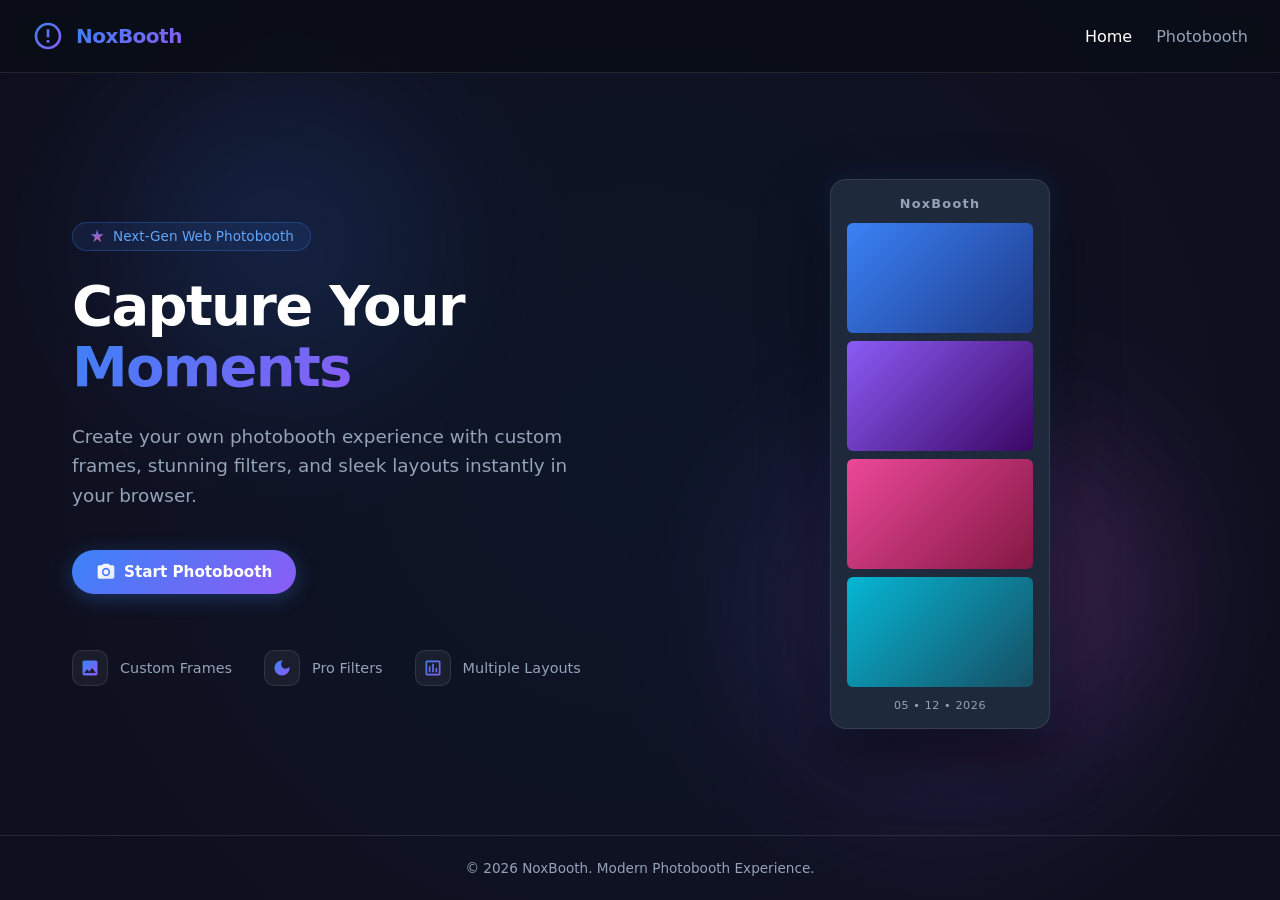
<file: index.html>
<!DOCTYPE html>
<html lang="id">
<head>
    <meta charset="UTF-8">
    <meta name="viewport" content="width=device-width, initial-scale=1.0">
    <title>NoxBooth — Modern Photobooth Experience</title>
    <link rel="stylesheet" href="css/style.css">
    <link rel="icon" type="image/svg+xml" href="data:image/svg+xml,%3Csvg xmlns='http://www.w3.org/2000/svg' viewBox='0 0 24 24'%3E%3Crect width='24' height='24' rx='6' fill='%233b82f6'/%3E%3Crect x='5' y='8' width='14' height='10' rx='2' fill='white'/%3E%3Ccircle cx='12' cy='13' r='3' fill='%233b82f6'/%3E%3Crect x='9' y='6' width='6' height='3' rx='1' fill='white'/%3E%3C/svg%3E">
</head>
<body class="home-body">
    <div class="bg-glow"></div>
    <div class="floating-shapes">
        <div class="shape shape-1"></div>
        <div class="shape shape-2"></div>
        <div class="shape shape-3"></div>
    </div>

    <header class="app-header">
        <div class="logo-container">
            <svg class="brand-icon" viewBox="0 0 24 24" width="32" height="32">
                <defs>
                    <linearGradient id="brandGrad" x1="0%" y1="0%" x2="100%" y2="100%">
                        <stop offset="0%" stop-color="#3b82f6" />
                        <stop offset="100%" stop-color="#8b5cf6" />
                    </linearGradient>
                </defs>
                <path fill="url(#brandGrad)" d="M12 2C6.48 2 2 6.48 2 12s4.48 10 10 10 10-4.48 10-10S17.52 2 12 2zm0 18c-4.41 0-8-3.59-8-8s3.59-8 8-8 8 3.59 8 8-3.59 8-8 8zm-1-13h2v6h-2zm0 8h2v2h-2z"/>
            </svg>
            <span class="brand-name">NoxBooth</span>
        </div>
        <nav class="nav-links">
            <a href="index.html" class="active">Home</a>
            <a href="camera.html">Photobooth</a>
        </nav>
    </header>

    <main class="hero-container">
        <div class="hero-content">
            <div class="badge-pill">
                <svg viewBox="0 0 24 24" width="16" height="16" class="inline-svg">
                    <defs>
                        <linearGradient id="sparkleGrad" x1="0%" y1="0%" x2="100%" y2="100%">
                            <stop offset="0%" stop-color="#3b82f6" />
                            <stop offset="100%" stop-color="#ec4899" />
                        </linearGradient>
                    </defs>
                    <path fill="url(#sparkleGrad)" d="M12 2l2.4 7.2h7.6l-6 4.8 2.4 7.2-6-4.8-6 4.8 2.4-7.2-6-4.8h7.6z"/>
                </svg>
                <span>Next-Gen Web Photobooth</span>
            </div>
            
            <h1 class="hero-title">Capture Your <span class="gradient-text">Moments</span></h1>
            <p class="hero-subtitle">Create your own photobooth experience with custom frames, stunning filters, and sleek layouts instantly in your browser.</p>
            
            <div class="hero-actions">
                <a href="camera.html" class="btn btn-primary btn-glow">
                    <svg viewBox="0 0 24 24" width="20" height="20" class="btn-icon">
                        <defs>
                            <linearGradient id="camGrad" x1="0%" y1="0%" x2="100%" y2="100%">
                                <stop offset="0%" stop-color="#ffffff" />
                                <stop offset="100%" stop-color="#e0e7ff" />
                            </linearGradient>
                        </defs>
                        <path fill="url(#camGrad)" d="M4 4h3l2-2h6l2 2h3a2 2 0 0 1 2 2v12a2 2 0 0 1-2 2H4a2 2 0 0 1-2-2V6a2 2 0 0 1 2-2zm8 3a5 5 0 1 0 0 10 5 5 0 0 0 0-10zm0 2a3 3 0 1 1 0 6 3 3 0 0 1 0-6z"/>
                    </svg>
                    Start Photobooth
                </a>
            </div>

            <div class="features-preview">
                <div class="feature-item">
                    <div class="feature-icon-wrap">
                        <svg viewBox="0 0 24 24" width="20" height="20">
                            <path fill="url(#brandGrad)" d="M21 19V5c0-1.1-.9-2-2-2H5c-1.1 0-2 .9-2 2v14c0 1.1.9 2 2 2h14c1.1 0 2-.9 2-2zM8.5 13.5l2.5 3.01L14.5 12l4.5 6H5l3.5-4.5z"/>
                        </svg>
                    </div>
                    <span>Custom Frames</span>
                </div>
                <div class="feature-item">
                    <div class="feature-icon-wrap">
                        <svg viewBox="0 0 24 24" width="20" height="20">
                            <path fill="url(#brandGrad)" d="M12 3c-4.97 0-9 4.03-9 9s4.03 9 9 9 9-4.03 9-9c0-.46-.04-.92-.1-1.36-.98 1.37-2.58 2.26-4.4 2.26-3.03 0-5.5-2.47-5.5-5.5 0-1.82.89-3.42 2.26-4.4-.44-.06-.9-.1-1.36-.1z"/>
                        </svg>
                    </div>
                    <span>Pro Filters</span>
                </div>
                <div class="feature-item">
                    <div class="feature-icon-wrap">
                        <svg viewBox="0 0 24 24" width="20" height="20">
                            <path fill="url(#brandGrad)" d="M19 3H5c-1.1 0-2 .9-2 2v14c0 1.1.9 2 2 2h14c1.1 0 2-.9 2-2V5c0-1.1-.9-2-2-2zm0 16H5V5h14v14zM7 10h2v7H7zm4-3h2v10h-2zm4 5h2v5h-2z"/>
                        </svg>
                    </div>
                    <span>Multiple Layouts</span>
                </div>
            </div>
        </div>

        <div class="hero-visual">
            <div class="photostrip-mockup">
                <div class="mockup-header">NoxBooth</div>
                <div class="mockup-photos">
                    <div class="mockup-photo p1"></div>
                    <div class="mockup-photo p2"></div>
                    <div class="mockup-photo p3"></div>
                    <div class="mockup-photo p4"></div>
                </div>
                <div class="mockup-footer">15 • 09 • 2026</div>
            </div>
        </div>
    </main>

    <footer class="app-footer">
        <p>&copy; 2026 NoxBooth. Modern Photobooth Experience.</p>
    </footer>

    <script src="js/db.js"></script>
    <script src="js/app.js"></script>
</body>
</html>
</file>
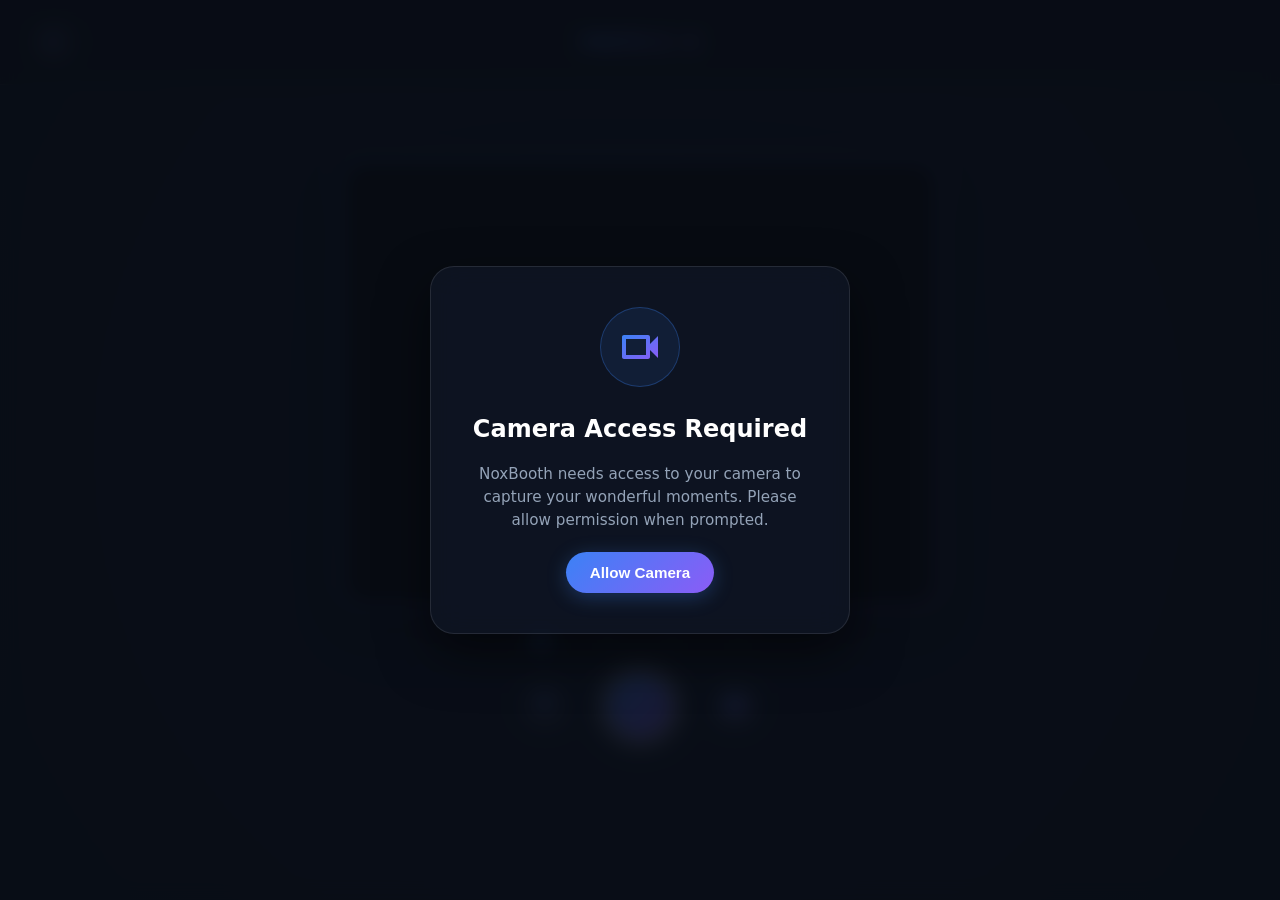
<file: camera.html>
<!DOCTYPE html>
<html lang="id">
<head>
    <meta charset="UTF-8">
    <meta name="viewport" content="width=device-width, initial-scale=1.0">
    <title>Camera — NoxBooth</title>
    <link rel="stylesheet" href="css/style.css">
    <link rel="stylesheet" href="css/camera.css">
    <link rel="icon" type="image/svg+xml" href="data:image/svg+xml,%3Csvg xmlns='http://www.w3.org/2000/svg' viewBox='0 0 24 24'%3E%3Crect width='24' height='24' rx='6' fill='%233b82f6'/%3E%3Crect x='5' y='8' width='14' height='10' rx='2' fill='white'/%3E%3Ccircle cx='12' cy='13' r='3' fill='%233b82f6'/%3E%3Crect x='9' y='6' width='6' height='3' rx='1' fill='white'/%3E%3C/svg%3E">
</head>
<body class="camera-body">
    <div class="bg-glow"></div>

    <header class="app-header">
        <a href="index.html" class="icon-btn" aria-label="Back to Home">
            <svg viewBox="0 0 24 24" width="24" height="24">
                <defs>
                    <linearGradient id="iconGrad" x1="0%" y1="0%" x2="100%" y2="100%">
                        <stop offset="0%" stop-color="#3b82f6" />
                        <stop offset="100%" stop-color="#8b5cf6" />
                    </linearGradient>
                </defs>
                <path fill="url(#iconGrad)" d="M20 11H7.83l5.59-5.59L12 4l-8 8 8 8 1.41-1.41L7.83 13H20v-2z"/>
            </svg>
        </a>
        <div class="photo-counter" id="photoCounter">PHOTO 0 / 4</div>
        <div class="header-spacer"></div>
    </header>

    <!-- Permission Overlay -->
    <div id="permissionState" class="permission-overlay">
        <div class="permission-card glass-panel">
            <div class="permission-icon-wrap">
                <svg viewBox="0 0 24 24" width="48" height="48">
                    <path fill="url(#iconGrad)" d="M17 10.5V7c0-.55-.45-1-1-1H4c-.55 0-1 .45-1 1v10c0 .55.45 1 1 1h12c.55 0 1-.45 1-1v-3.5l4 4v-11l-4 4zM15 16H5V8h10v8z"/>
                </svg>
            </div>
            <h2>Camera Access Required</h2>
            <p>NoxBooth needs access to your camera to capture your wonderful moments. Please allow permission when prompted.</p>
            <button id="allowCameraBtn" class="btn btn-primary btn-glow">Allow Camera</button>
            <p id="permissionError" class="error-msg hidden"></p>
        </div>
    </div>

    <main class="camera-container">
        <div class="preview-wrapper">
            <div class="camera-glow-border"></div>
            <video id="cameraVideo" autoplay playsinline muted></video>
            
            <!-- Countdown Overlay -->
            <div id="countdownOverlay" class="countdown-overlay hidden">
                <span id="countdownNumber">3</span>
            </div>

            <!-- Flash Overlay -->
            <div id="flashOverlay" class="flash-overlay"></div>
        </div>

        <!-- Capture Error Message (outside #permissionState so it stays visible after camera init) -->
        <p id="captureError" class="error-msg hidden"></p>

        <div class="count-selector hidden" id="countSelector">
            <button class="count-btn" data-count="4">4</button>
            <button class="count-btn" data-count="6">6</button>
            <button class="count-btn" data-count="8">8</button>
            <button class="count-btn" data-count="10">10</button>
        </div>

        <div class="progress-indicator"></div>

        <div class="camera-controls">
            <button id="flashToggle" class="control-btn" aria-label="Toggle Flash">
                <svg viewBox="0 0 24 24" width="24" height="24">
                    <path fill="url(#iconGrad)" d="M7 2v11h3v9l7-12h-4l4-8z"/>
                </svg>
            </button>

            <button id="captureBtn" class="capture-btn" aria-label="Capture Photo">
                <div class="capture-inner"></div>
            </button>

            <button id="flipCameraBtn" class="control-btn" aria-label="Flip Camera">
                <svg viewBox="0 0 24 24" width="24" height="24">
                    <path fill="url(#iconGrad)" d="M20 4h-3.17L15 2H9L7.17 4H4c-1.1 0-2 .9-2 2v12c0 1.1.9 2 2 2h16c1.1 0 2-.9 2-2V6c0-1.1-.9-2-2-2zm-8 13c-2.76 0-5-2.24-5-5s2.24-5 5-5 5 2.24 5 5-2.24 5-5 5zm0-8c-1.66 0-3 1.34-3 3s1.34 3 3 3 3-1.34 3-3-1.34-3-3-3z"/>
                </svg>
            </button>
        </div>

        <!-- Mini Previews Strip -->
        <div id="miniPreviews" class="mini-previews"></div>
    </main>

    <script src="js/camera.js"></script>
    <script src="js/capture.js"></script>
    <script src="js/db.js"></script>
    <script src="js/app.js"></script>
</body>
</html>
</file>
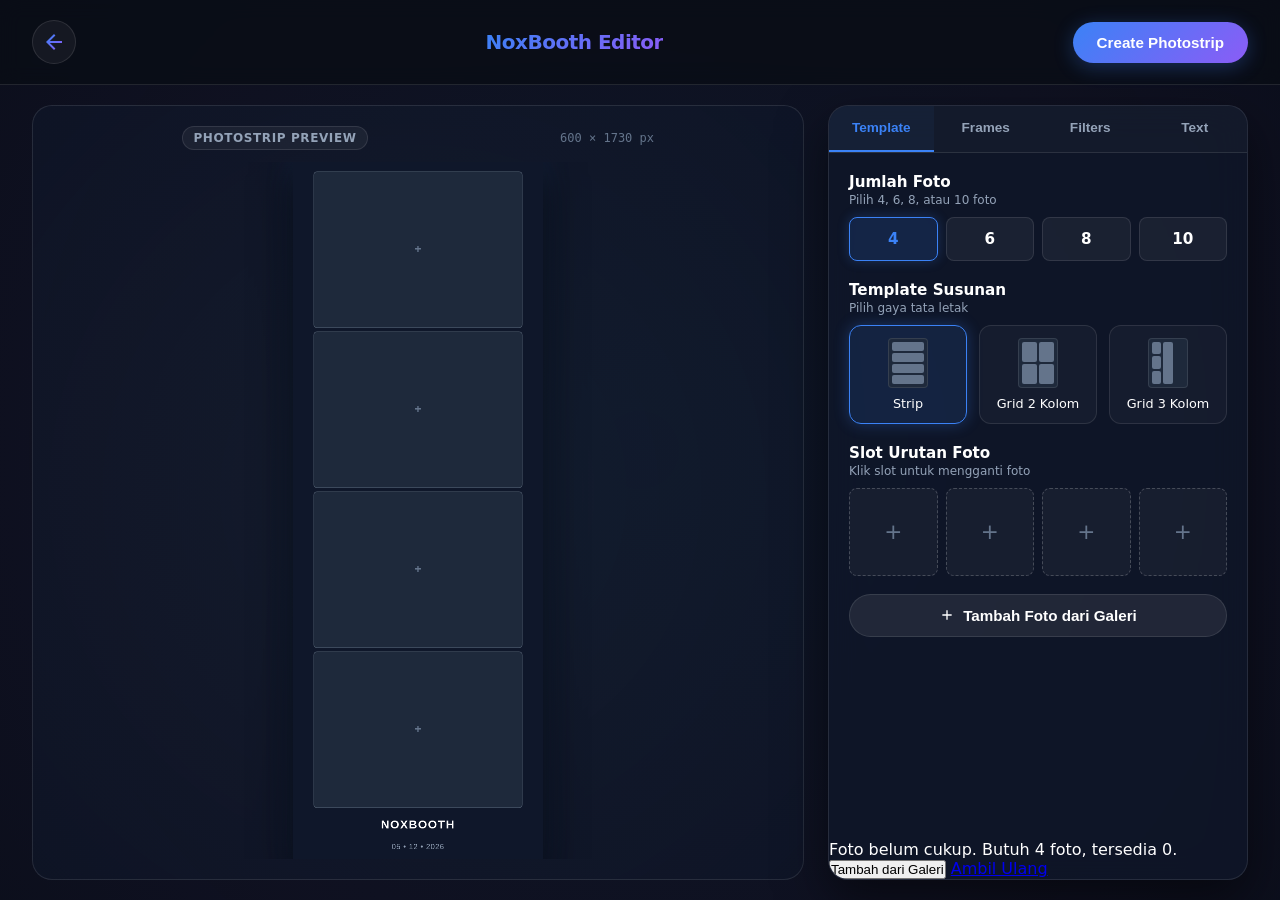
<file: editor.html>
<!DOCTYPE html>
<html lang="id">
<head>
    <meta charset="UTF-8">
    <meta name="viewport" content="width=device-width, initial-scale=1.0">
    <title>Editor — NoxBooth</title>
    <link rel="stylesheet" href="css/style.css">
    <link rel="stylesheet" href="css/editor.css">
    <link rel="icon" type="image/svg+xml" href="data:image/svg+xml,%3Csvg xmlns='http://www.w3.org/2000/svg' viewBox='0 0 24 24'%3E%3Crect width='24' height='24' rx='6' fill='%233b82f6'/%3E%3Crect x='5' y='8' width='14' height='10' rx='2' fill='white'/%3E%3Ccircle cx='12' cy='13' r='3' fill='%233b82f6'/%3E%3Crect x='9' y='6' width='6' height='3' rx='1' fill='white'/%3E%3C/svg%3E">
</head>
<body class="editor-body">
    <div class="bg-glow"></div>

    <header class="app-header">
        <a href="camera.html" class="icon-btn" aria-label="Back to Camera">
            <svg viewBox="0 0 24 24" width="24" height="24">
                <defs>
                    <linearGradient id="iconGrad" x1="0%" y1="0%" x2="100%" y2="100%">
                        <stop offset="0%" stop-color="#3b82f6" />
                        <stop offset="100%" stop-color="#8b5cf6" />
                    </linearGradient>
                </defs>
                <path fill="url(#iconGrad)" d="M20 11H7.83l5.59-5.59L12 4l-8 8 8 8 1.41-1.41L7.83 13H20v-2z"/>
            </svg>
        </a>
        <div class="brand-name">NoxBooth Editor</div>
        <button id="finishEditBtn" class="btn btn-primary btn-sm">Create Photostrip</button>
    </header>

    <main class="editor-container">
        <!-- Preview Column -->
        <div class="editor-preview-section">
            <div class="preview-header-bar">
                <span class="preview-badge" id="previewBadge">Photostrip Preview</span>
                <span class="preview-dim" id="previewDim">600 &times; 1800 px</span>
            </div>
            <div class="canvas-container-preview">
                <canvas id="editorCanvas"></canvas>
            </div>
        </div>

        <!-- Controls Sidebar Column -->
        <div class="editor-sidebar glass-panel">
            <div class="tabs-header">
                <button class="tab-btn active" data-tab="template">Template</button>
                <button class="tab-btn" data-tab="frames">Frames</button>
                <button class="tab-btn" data-tab="filters">Filters</button>
                <button class="tab-btn" data-tab="text">Text</button>
            </div>

            <div class="tabs-content">
                <!-- Template Tab -->
                <div class="tab-pane active" id="pane-template">
                    <div class="control-section">
                        <div class="section-title">
                            <h3>Jumlah Foto</h3>
                            <span class="section-hint">Pilih 4, 6, 8, atau 10 foto</span>
                        </div>
                        <div class="count-selector">
                            <button class="count-btn" data-count="4">4</button>
                            <button class="count-btn" data-count="6">6</button>
                            <button class="count-btn" data-count="8">8</button>
                            <button class="count-btn" data-count="10">10</button>
                        </div>
                    </div>

                    <div class="control-section">
                        <div class="section-title">
                            <h3>Template Susunan</h3>
                            <span class="section-hint">Pilih gaya tata letak</span>
                        </div>
                        <div class="template-grid" id="templateGrid"><!-- Populated by JS --></div>
                    </div>

                    <div class="control-section">
                        <div class="section-title">
                            <h3>Slot Urutan Foto</h3>
                            <span class="section-hint">Klik slot untuk mengganti foto</span>
                        </div>
                        <div class="slot-grid" id="slotGrid"><!-- Populated by JS --></div>
                        
                        <div id="galleryImportArea" class="gallery-import-area">
                            <button id="importPhotosBtn" class="btn btn-secondary btn-sm w-full">
                                <svg viewBox="0 0 24 24" width="16" height="16" fill="currentColor">
                                    <path d="M19 13h-6v6h-2v-6H5v-2h6V5h2v6h6v2z"/>
                                </svg>
                                Tambah Foto dari Galeri
                            </button>
                            <input type="file" id="fileInput" accept="image/*" multiple hidden>
                        </div>
                    </div>
                </div>

                <!-- Frames Tab -->
                <div class="tab-pane" id="pane-frames">
                    <div class="section-title">
                        <h3>Pilih Frame Photobooth</h3>
                        <span class="section-hint">Sesuaikan tema bingkai foto</span>
                    </div>
                    <div class="frame-grid" id="frameGrid">
                        <!-- Populated by JS -->
                    </div>
                </div>

                <!-- Filters Tab -->
                <div class="tab-pane" id="pane-filters">
                    <div class="section-title">
                        <h3>Pilih Filter Warna</h3>
                        <span class="section-hint">Tone warna visual foto</span>
                    </div>
                    <div class="filter-grid" id="filterGrid">
                        <!-- Populated by JS -->
                    </div>
                </div>

                <!-- Text Tab -->
                <div class="tab-pane" id="pane-text">
                    <div class="section-title">
                        <h3>Kustomisasi Teks & Tanggal</h3>
                        <span class="section-hint">Tulisan pada bagian bawah photostrip</span>
                    </div>
                    <div class="form-group">
                        <label for="customText">Footer Text / Caption</label>
                        <input type="text" id="customText" value="NOXBOOTH" maxlength="25">
                    </div>
                    <div class="form-group">
                        <label for="customDate">Tampilan Tanggal</label>
                        <input type="text" id="customDate" placeholder="DD • MM • YYYY" maxlength="25">
                    </div>
                    <div class="form-group">
                        <label for="fontSelect">Gaya Huruf (Font)</label>
                        <select id="fontSelect">
                            <option value="sans-serif">Modern Sans (Inter)</option>
                            <option value="serif">Classic Serif (Elegance)</option>
                            <option value="monospace">Futuristic Mono (Cyber)</option>
                        </select>
                    </div>
                </div>
            </div>
        </div>
    </main>

    <!-- Photo Picker Modal -->
    <div id="photoPickerModal" class="modal-overlay hidden" role="dialog" aria-modal="true" aria-labelledby="photoPickerTitle">
        <div class="modal-content glass-panel">
            <div class="modal-header">
                <h3 id="photoPickerTitle">Pilih Foto</h3>
                <button id="pickerCloseBtn" class="icon-btn" aria-label="Close">&times;</button>
            </div>
            <div id="pickerGrid" class="picker-grid"><!-- Populated by JS --></div>
            <div class="modal-footer">
                <button id="pickerCancelBtn" class="btn btn-secondary btn-sm">Batal</button>
            </div>
        </div>
    </div>

    <!-- Processing Modal -->
    <div id="processingModal" class="modal-overlay hidden">
        <div class="modal-content glass-panel">
            <div class="spinner-glow"></div>
            <h3 id="processingText">Preparing Photostrip...</h3>
            <div class="progress-bar-container">
                <div id="processingProgress" class="progress-bar-fill"></div>
            </div>
        </div>
    </div>

    <script src="js/db.js"></script>
    <script src="js/filters.js"></script>
    <script src="js/frames.js"></script>
    <script src="js/layout.js"></script>
    <script src="js/canvas.js"></script>
    <script src="js/app.js"></script>
</body>
</html>
</file>
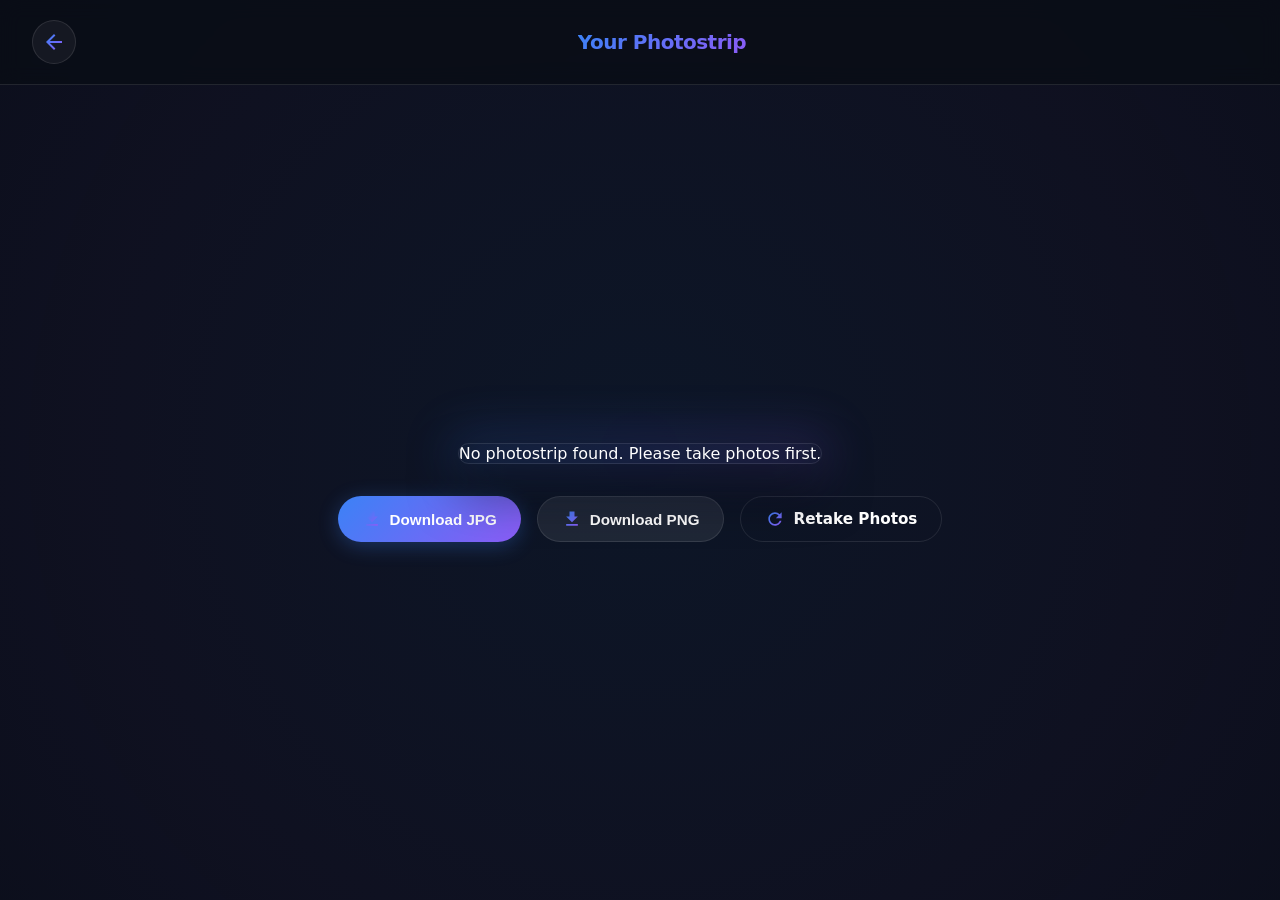
<file: result.html>
<!DOCTYPE html>
<html lang="id">
<head>
    <meta charset="UTF-8">
    <meta name="viewport" content="width=device-width, initial-scale=1.0">
    <title>Result — NoxBooth</title>
    <link rel="stylesheet" href="css/style.css">
    <link rel="stylesheet" href="css/result.css">
    <link rel="icon" type="image/svg+xml" href="data:image/svg+xml,%3Csvg xmlns='http://www.w3.org/2000/svg' viewBox='0 0 24 24'%3E%3Crect width='24' height='24' rx='6' fill='%233b82f6'/%3E%3Crect x='5' y='8' width='14' height='10' rx='2' fill='white'/%3E%3Ccircle cx='12' cy='13' r='3' fill='%233b82f6'/%3E%3Crect x='9' y='6' width='6' height='3' rx='1' fill='white'/%3E%3C/svg%3E">
</head>
<body class="result-body">
    <div class="bg-glow"></div>

    <header class="app-header">
        <a href="editor.html" class="icon-btn" aria-label="Back to Editor">
            <svg viewBox="0 0 24 24" width="24" height="24">
                <defs>
                    <linearGradient id="iconGrad" x1="0%" y1="0%" x2="100%" y2="100%">
                        <stop offset="0%" stop-color="#3b82f6" />
                        <stop offset="100%" stop-color="#8b5cf6" />
                    </linearGradient>
                </defs>
                <path fill="url(#iconGrad)" d="M20 11H7.83l5.59-5.59L12 4l-8 8 8 8 1.41-1.41L7.83 13H20v-2z"/>
            </svg>
        </a>
        <div class="brand-name">Your Photostrip</div>
        <div class="header-spacer"></div>
    </header>

    <main class="result-container">
        <div class="result-card-wrapper">
            <div class="result-glow"></div>
            <div id="resultCanvasContainer" class="result-canvas-container">
                <!-- Final Canvas rendered here or image element -->
            </div>
        </div>

        <div class="result-actions">
            <button id="downloadJpgBtn" class="btn btn-primary btn-glow">
                <svg viewBox="0 0 24 24" width="20" height="20" class="btn-icon">
                    <path fill="url(#iconGrad)" d="M19 9h-4V3H9v6H5l7 7 7-7zM5 18v2h14v-2H5z"/>
                </svg>
                Download JPG
            </button>
            <button id="downloadPngBtn" class="btn btn-secondary">
                <svg viewBox="0 0 24 24" width="20" height="20" class="btn-icon">
                    <path fill="url(#iconGrad)" d="M19 9h-4V3H9v6H5l7 7 7-7zM5 18v2h14v-2H5z"/>
                </svg>
                Download PNG
            </button>
            <a href="camera.html" id="retakeBtn" class="btn btn-outline">
                <svg viewBox="0 0 24 24" width="20" height="20" class="btn-icon">
                    <path fill="url(#iconGrad)" d="M17.65 6.35C16.2 4.9 14.21 4 12 4c-4.42 0-7.99 3.58-7.99 8s3.57 8 7.99 8c3.73 0 6.84-2.55 7.73-6h-2.08c-.82 2.33-3.04 4-5.65 4-3.31 0-6-2.69-6-6s2.69-6 6-6c1.66 0 3.14.69 4.22 1.78L13 11h7V4l-2.35 2.35z"/>
                </svg>
                Retake Photos
            </a>
        </div>

        <p id="iosHint" class="ios-hint" style="display:none; font-size:0.85rem; color:var(--text-muted, #94a3b8); margin-top:0.5rem; text-align:center;">iOS: tap Download JPG to save to Photos, atau long-press gambar.</p>
    </main>

    <script src="js/db.js"></script>
    <script src="js/app.js"></script>
    <script>
        window.addEventListener('DOMContentLoaded', async () => {
            let dataUrl = await window.noxDB.getResult();
            if (!dataUrl) {
                dataUrl = localStorage.getItem('noxbooth_result');
            }
            const container = document.getElementById('resultCanvasContainer');
            if (dataUrl) {
                const img = document.createElement('img');
                img.src = dataUrl;
                img.alt = 'NoxBooth Photostrip Result';
                container.appendChild(img);
            } else {
                container.innerHTML = '<p class="error-msg">No photostrip found. Please take photos first.</p>';
            }

            if (/iPhone|iPad|iPod/.test(navigator.userAgent)) {
                document.getElementById('iosHint').style.display = 'block';
            }

            document.getElementById('downloadJpgBtn').addEventListener('click', () => {
                if (!dataUrl) return;
                // Convert to JPG via temporary canvas
                const img = new Image();
                img.onload = () => {
                    const canvas = document.createElement('canvas');
                    canvas.width = img.width;
                    canvas.height = img.height;
                    const ctx = canvas.getContext('2d');
                    ctx.fillStyle = '#0f172a'; // dark navy background for jpeg
                    ctx.fillRect(0, 0, canvas.width, canvas.height);
                    ctx.drawImage(img, 0, 0);
                    const jpgUrl = canvas.toDataURL('image/jpeg', 0.95);
                    const a = document.createElement('a');
                    a.href = jpgUrl;
                    a.download = `noxbooth-${new Date().toISOString().slice(0,10)}.jpg`;
                    a.click();
                };
                img.src = dataUrl;
                if (img.complete) {
                    img.onload();
                }
            });

            document.getElementById('downloadPngBtn').addEventListener('click', () => {
                if (!dataUrl) return;
                const a = document.createElement('a');
                a.href = dataUrl;
                a.download = `noxbooth-${new Date().toISOString().slice(0,10)}.png`;
                a.click();
            });
        });
    </script>
</body>
</html>
</file>
<file: css/style.css>
:root {
    --bg-dark: #090d16;
    --bg-card: rgba(17, 24, 39, 0.7);
    --primary: #3b82f6;
    --secondary: #8b5cf6;
    --accent: #ec4899;
    --text-main: #ffffff;
    --text-muted: #94a3b8;
    --border-subtle: rgba(255, 255, 255, 0.1);
    --glow-gradient: linear-gradient(135deg, #3b82f6 0%, #8b5cf6 100%);
    --font-family: 'Inter', system-ui, -apple-system, sans-serif;
}

* {
    box-sizing: border-box;
    margin: 0;
    padding: 0;
}

body {
    font-family: var(--font-family);
    background-color: var(--bg-dark);
    color: var(--text-main);
    min-height: 100vh;
    overflow-x: hidden;
    position: relative;
    display: flex;
    flex-direction: column;
}

/* Background Effects */
.bg-glow {
    position: fixed;
    top: -50%;
    left: -50%;
    width: 200%;
    height: 200%;
    background: radial-gradient(circle at 50% 50%, rgba(59, 130, 246, 0.08) 0%, rgba(139, 92, 246, 0.05) 35%, transparent 70%);
    z-index: -1;
    pointer-events: none;
    animation: pulseGlow 10s ease-in-out infinite alternate;
}

@keyframes pulseGlow {
    0% { transform: scale(1); }
    100% { transform: scale(1.1); }
}

.floating-shapes {
    position: fixed;
    top: 0;
    left: 0;
    width: 100%;
    height: 100%;
    z-index: -1;
    pointer-events: none;
    overflow: hidden;
}

.shape {
    position: absolute;
    filter: blur(80px);
    opacity: 0.15;
    border-radius: 50%;
    animation: floatShape 15s infinite alternate ease-in-out;
}

.shape-1 {
    width: 300px;
    height: 300px;
    background: var(--primary);
    top: 10%;
    left: 10%;
}

.shape-2 {
    width: 400px;
    height: 400px;
    background: var(--secondary);
    bottom: 10%;
    right: 10%;
    animation-delay: -5s;
}

.shape-3 {
    width: 250px;
    height: 250px;
    background: var(--accent);
    top: 50%;
    left: 70%;
    animation-delay: -10s;
}

@keyframes floatShape {
    0% { transform: translate(0, 0) scale(1); }
    100% { transform: translate(30px, 50px, 0) scale(1.1); }
}

/* Header */
.app-header {
    display: flex;
    justify-content: space-between;
    align-items: center;
    padding: 1.25rem 2rem;
    border-bottom: 1px solid var(--border-subtle);
    backdrop-filter: blur(10px);
    background: rgba(9, 13, 22, 0.8);
    position: sticky;
    top: 0;
    z-index: 100;
}

.logo-container {
    display: flex;
    align-items: center;
    gap: 0.75rem;
}

.brand-name {
    font-size: 1.25rem;
    font-weight: 700;
    background: var(--glow-gradient);
    -webkit-background-clip: text;
    -webkit-text-fill-color: transparent;
    letter-spacing: -0.025em;
}

.nav-links {
    display: flex;
    gap: 1.5rem;
}

.nav-links a {
    color: var(--text-muted);
    text-decoration: none;
    font-weight: 500;
    transition: color 0.2s ease;
}

.nav-links a:hover, .nav-links a.active {
    color: var(--text-main);
}

/* Buttons */
.btn {
    display: inline-flex;
    align-items: center;
    justify-content: center;
    gap: 0.5rem;
    padding: 0.75rem 1.5rem;
    border-radius: 9999px;
    font-weight: 600;
    font-size: 0.95rem;
    text-decoration: none;
    cursor: pointer;
    border: none;
    transition: all 0.25s cubic-bezier(0.4, 0, 0.2, 1);
}

.btn-primary {
    background: var(--glow-gradient);
    color: white;
    box-shadow: 0 4px 20px rgba(59, 130, 246, 0.3);
}

.btn-primary:hover {
    transform: translateY(-2px);
    box-shadow: 0 6px 25px rgba(59, 130, 246, 0.5);
}

.btn-secondary {
    background: rgba(255, 255, 255, 0.08);
    color: white;
    border: 1px solid var(--border-subtle);
}

.btn-secondary:hover {
    background: rgba(255, 255, 255, 0.12);
}

.btn-outline {
    background: transparent;
    color: white;
    border: 1px solid var(--border-subtle);
}

.btn-outline:hover {
    background: rgba(255, 255, 255, 0.05);
    border-color: var(--primary);
}

.icon-btn {
    background: rgba(255, 255, 255, 0.05);
    border: 1px solid var(--border-subtle);
    border-radius: 50%;
    width: 44px;
    height: 44px;
    display: flex;
    align-items: center;
    justify-content: center;
    cursor: pointer;
    transition: all 0.2s ease;
}

.icon-btn:hover {
    background: rgba(255, 255, 255, 0.1);
    transform: scale(1.05);
}

/* Glass Panel */
.glass-panel {
    background: var(--bg-card);
    backdrop-filter: blur(16px);
    border: 1px solid var(--border-subtle);
    border-radius: 1.5rem;
    box-shadow: 0 20px 50px rgba(0, 0, 0, 0.5);
}

/* Home Hero */
.hero-container {
    flex: 1;
    display: grid;
    grid-template-columns: 1fr 1fr;
    max-width: 1200px;
    margin: 0 auto;
    padding: 4rem 2rem;
    align-items: center;
    gap: 4rem;
}

.hero-content {
    display: flex;
    flex-direction: column;
    gap: 1.5rem;
}

.badge-pill {
    display: inline-flex;
    align-items: center;
    gap: 0.5rem;
    background: rgba(59, 130, 246, 0.1);
    border: 1px solid rgba(59, 130, 246, 0.3);
    padding: 0.35rem 1rem;
    border-radius: 9999px;
    font-size: 0.85rem;
    font-weight: 500;
    color: #60a5fa;
    width: fit-content;
    animation: fadeInSlide 0.8s ease forwards;
}

.hero-title {
    font-size: 3.5rem;
    font-weight: 800;
    line-height: 1.1;
    letter-spacing: -0.03em;
    animation: fadeInSlide 0.8s ease 0.1s forwards;
    opacity: 0;
}

.gradient-text {
    background: var(--glow-gradient);
    -webkit-background-clip: text;
    -webkit-text-fill-color: transparent;
}

.hero-subtitle {
    font-size: 1.15rem;
    color: var(--text-muted);
    line-height: 1.6;
    max-width: 500px;
    animation: fadeInSlide 0.8s ease 0.2s forwards;
    opacity: 0;
}

.hero-actions {
    display: flex;
    gap: 1rem;
    margin-top: 1rem;
    animation: fadeInSlide 0.8s ease 0.3s forwards;
    opacity: 0;
}

.features-preview {
    display: flex;
    gap: 2rem;
    margin-top: 2rem;
    animation: fadeInSlide 0.8s ease 0.4s forwards;
    opacity: 0;
}

.feature-item {
    display: flex;
    align-items: center;
    gap: 0.75rem;
    font-size: 0.9rem;
    color: var(--text-muted);
}

.feature-icon-wrap {
    width: 36px;
    height: 36px;
    border-radius: 10px;
    background: rgba(255, 255, 255, 0.05);
    border: 1px solid var(--border-subtle);
    display: flex;
    align-items: center;
    justify-content: center;
}

/* Photostrip Mockup Animation */
.hero-visual {
    display: flex;
    justify-content: center;
    align-items: center;
    animation: floatMockup 6s ease-in-out infinite alternate;
}

@keyframes floatMockup {
    0% { transform: translateY(0) rotate(0deg); }
    100% { transform: translateY(-15px) rotate(1deg); }
}

.photostrip-mockup {
    background: #1e293b;
    border: 1px solid var(--border-subtle);
    padding: 1rem;
    border-radius: 1rem;
    box-shadow: 0 25px 60px rgba(0, 0, 0, 0.6), 0 0 30px rgba(59, 130, 246, 0.15);
    width: 220px;
    display: flex;
    flex-direction: column;
    gap: 0.75rem;
}

.mockup-header {
    text-align: center;
    font-size: 0.8rem;
    font-weight: 700;
    letter-spacing: 0.1em;
    color: var(--text-muted);
}

.mockup-photos {
    display: grid;
    grid-template-columns: 1fr;
    gap: 0.5rem;
}

.mockup-photo {
    width: 100%;
    height: 110px;
    border-radius: 6px;
    background: #334155;
    background-size: cover;
    background-position: center;
}

.mockup-photo.p1 { background-image: linear-gradient(135deg, #3b82f6, #1e3a8a); }
.mockup-photo.p2 { background-image: linear-gradient(135deg, #8b5cf6, #3b0764); }
.mockup-photo.p3 { background-image: linear-gradient(135deg, #ec4899, #831843); }
.mockup-photo.p4 { background-image: linear-gradient(135deg, #06b6d4, #164e63); }

.mockup-footer {
    text-align: center;
    font-size: 0.7rem;
    color: var(--text-muted);
    letter-spacing: 0.05em;
}

.app-footer {
    text-align: center;
    padding: 1.5rem;
    font-size: 0.85rem;
    color: var(--text-muted);
    border-top: 1px solid var(--border-subtle);
}

@keyframes fadeInSlide {
    from { opacity: 0; transform: translateY(20px); }
    to { opacity: 1; transform: translateY(0); }
}

.hidden { display: none !important; }

/* Responsive */
@media (max-width: 900px) {
    .hero-container {
        grid-template-columns: 1fr;
        text-align: center;
        padding: 2rem 1rem;
    }
    .hero-subtitle, .badge-pill, .hero-actions {
        margin-left: auto;
        margin-right: auto;
    }
    .features-preview {
        justify-content: center;
        flex-wrap: wrap;
    }
    .hero-visual {
        margin-top: 2rem;
    }
}
</file>
<file: css/camera.css>
.camera-body {
    display: flex;
    flex-direction: column;
    height: 100dvh;
    height: 100vh; /* fallback */
    overflow: hidden;
    padding-top: env(safe-area-inset-top);
}

.photo-counter {
    font-size: 1rem;
    font-weight: 700;
    letter-spacing: 0.05em;
    background: var(--glow-gradient);
    -webkit-background-clip: text;
    -webkit-text-fill-color: transparent;
}

.header-spacer {
    width: 44px;
}

/* Permission Overlay */
.permission-overlay {
    position: fixed;
    top: 0;
    left: 0;
    width: 100%;
    height: 100%;
    background: rgba(9, 13, 22, 0.85);
    backdrop-filter: blur(10px);
    display: flex;
    align-items: center;
    justify-content: center;
    z-index: 1000;
}

.permission-card {
    padding: 2.5rem;
    max-width: 420px;
    width: 90%;
    text-align: center;
    display: flex;
    flex-direction: column;
    align-items: center;
    gap: 1.25rem;
}

.permission-icon-wrap {
    width: 80px;
    height: 80px;
    border-radius: 50%;
    background: rgba(59, 130, 246, 0.1);
    border: 1px solid rgba(59, 130, 246, 0.3);
    display: flex;
    align-items: center;
    justify-content: center;
    margin-bottom: 0.5rem;
}

.permission-card h2 {
    font-size: 1.5rem;
    font-weight: 700;
}

.permission-card p {
    color: var(--text-muted);
    font-size: 0.95rem;
    line-height: 1.5;
}

.error-msg {
    color: #ef4444;
    font-size: 0.85rem;
    margin-top: 0.5rem;
}

/* Camera Container */
.camera-container {
    flex: 1;
    display: flex;
    flex-direction: column;
    align-items: center;
    justify-content: center;
    padding: 1rem;
    position: relative;
    max-width: 800px;
    margin: 0 auto;
    width: 100%;
    gap: 1.5rem;
}

.preview-wrapper {
    position: relative;
    width: 100%;
    max-width: 600px;
    aspect-ratio: 4/3;
    border-radius: 1.5rem;
    overflow: hidden;
    background: #000;
    box-shadow: 0 20px 50px rgba(0, 0, 0, 0.6);
}

.camera-glow-border {
    position: absolute;
    inset: 0;
    border-radius: 1.5rem;
    border: 2px solid transparent;
    background: linear-gradient(135deg, #3b82f6, #8b5cf6) border-box;
    -webkit-mask: linear-gradient(#fff 0 0) padding-box, linear-gradient(#fff 0 0);
    -webkit-mask-composite: destination-out;
    mask-composite: exclude;
    pointer-events: none;
    z-index: 10;
}

#cameraVideo {
    width: 100%;
    height: 100%;
    object-fit: cover;
}

#cameraVideo.mirrored {
    transform: scaleX(-1); /* Mirror effect for front camera */
}

/* Countdown Overlay */
.countdown-overlay {
    position: absolute;
    inset: 0;
    background: rgba(9, 13, 22, 0.6);
    backdrop-filter: blur(5px);
    display: flex;
    align-items: center;
    justify-content: center;
    z-index: 20;
}

#countdownNumber {
    font-size: 8rem;
    font-weight: 900;
    background: var(--glow-gradient);
    -webkit-background-clip: text;
    -webkit-text-fill-color: transparent;
    animation: scaleCountdown 0.9s ease infinite;
}

@keyframes scaleCountdown {
    0% { transform: scale(0.5); opacity: 0; }
    50% { transform: scale(1.1); opacity: 1; }
    100% { transform: scale(1); opacity: 0.9; }
}

@media (max-width: 600px) {
    #countdownNumber {
        font-size: 6rem;
    }
}

/* Flash Overlay */
.flash-overlay {
    position: absolute;
    inset: 0;
    background: white;
    opacity: 0;
    pointer-events: none;
    z-index: 30;
    transition: opacity 0.1s ease;
}

.flash-overlay.active {
    opacity: 1;
}

/* Count Selector */
.count-selector {
    display: flex;
    justify-content: center;
    gap: 0.75rem;
}

.count-btn {
    min-height: 44px;
    min-width: 44px;
    background: rgba(255, 255, 255, 0.08);
    border: 1px solid var(--border-subtle);
    border-radius: 50%;
    color: white;
    font-weight: 700;
    font-size: 1rem;
    font-family: inherit;
    cursor: pointer;
    transition: all 0.2s ease;
}

.count-btn:hover {
    background: rgba(255, 255, 255, 0.15);
    transform: scale(1.05);
}

.count-btn.active {
    border-color: var(--primary);
    background: rgba(59, 130, 246, 0.15);
    color: var(--primary);
    box-shadow: 0 0 12px rgba(59, 130, 246, 0.4);
}

/* Progress Indicator */
.progress-indicator {
    display: flex;
    align-items: center;
    gap: 0.75rem;
}

.progress-dot {
    width: 12px;
    height: 12px;
    border-radius: 50%;
    background: rgba(255, 255, 255, 0.15);
    border: 1px solid var(--border-subtle);
    transition: all 0.3s ease;
}

.progress-dot.active {
    background: var(--primary);
    box-shadow: 0 0 12px var(--primary);
    transform: scale(1.2);
}

.progress-dot.completed {
    background: var(--secondary);
    border-color: var(--secondary);
}

.progress-line {
    width: 30px;
    height: 2px;
    background: rgba(255, 255, 255, 0.1);
}

/* Camera Controls */
.camera-controls {
    display: flex;
    align-items: center;
    gap: 2rem;
}

.control-btn {
    background: rgba(255, 255, 255, 0.08);
    border: 1px solid var(--border-subtle);
    border-radius: 50%;
    width: 50px;
    height: 50px;
    display: flex;
    align-items: center;
    justify-content: center;
    cursor: pointer;
    transition: all 0.2s ease;
}

.control-btn:hover {
    background: rgba(255, 255, 255, 0.15);
    transform: scale(1.05);
}

.control-btn.flash-off {
    opacity: 0.5;
    background: rgba(239, 68, 68, 0.15);
    border-color: rgba(239, 68, 68, 0.4);
    position: relative;
}

.control-btn.flash-off::after {
    content: '';
    position: absolute;
    width: 28px;
    height: 2px;
    background: #ef4444;
    transform: rotate(45deg);
    border-radius: 1px;
}

.control-btn.flash-off svg path {
    fill: #ef4444 !important;
}

.capture-btn:disabled,
.capture-btn.disabled {
    opacity: 0.4;
    cursor: not-allowed;
    pointer-events: none;
    transform: none !important;
    box-shadow: none !important;
}

.capture-btn {
    width: 76px;
    height: 76px;
    border-radius: 50%;
    background: transparent;
    border: 3px solid white;
    display: flex;
    align-items: center;
    justify-content: center;
    cursor: pointer;
    padding: 4px;
    box-shadow: 0 0 20px rgba(255, 255, 255, 0.3);
    transition: transform 0.2s ease;
}

.capture-btn:hover {
    transform: scale(1.08);
}

.capture-inner {
    width: 100%;
    height: 100%;
    border-radius: 50%;
    background: var(--glow-gradient);
    transition: transform 0.1s ease;
}

.capture-btn:active .capture-inner {
    transform: scale(0.9);
}

/* Mini Previews */
.mini-previews {
    display: flex;
    gap: 0.75rem;
    height: 60px;
}

.mini-preview-thumb {
    width: 60px;
    height: 45px;
    border-radius: 6px;
    background: rgba(255, 255, 255, 0.05);
    border: 1px solid var(--border-subtle);
    background-size: cover;
    background-position: center;
    overflow: hidden;
    opacity: 0.5;
    transition: all 0.3s ease;
}

.mini-preview-thumb.filled {
    opacity: 1;
    border-color: var(--primary);
    box-shadow: 0 0 10px rgba(59, 130, 246, 0.4);
}
</file>
<file: css/editor.css>
.editor-body {
    display: flex;
    flex-direction: column;
    height: 100dvh;
    height: 100vh; /* fallback */
    overflow: hidden;
    overflow-x: hidden;
    padding-left: env(safe-area-inset-left);
    padding-right: env(safe-area-inset-right);
}

.editor-container {
    flex: 1;
    display: grid;
    grid-template-columns: 1fr 420px;
    gap: 1.5rem;
    padding: 1.25rem 2rem;
    max-width: 1440px;
    margin: 0 auto;
    width: 100%;
    height: calc(100vh - 75px);
    overflow: hidden;
    box-sizing: border-box;
}

.editor-preview-section {
    display: flex;
    flex-direction: column;
    align-items: center;
    justify-content: center;
    position: relative;
    background: radial-gradient(circle at 50% 50%, rgba(30, 41, 59, 0.4) 0%, rgba(15, 23, 42, 0.6) 100%);
    border-radius: 1.25rem;
    border: 1px solid var(--border-subtle);
    overflow: hidden;
    padding: 1.25rem;
    height: 100%;
}

.preview-header-bar {
    display: flex;
    align-items: center;
    justify-content: space-between;
    width: 100%;
    max-width: 480px;
    margin-bottom: 0.75rem;
    padding: 0 0.25rem;
}

.preview-badge {
    font-size: 0.75rem;
    font-weight: 600;
    text-transform: uppercase;
    letter-spacing: 0.05em;
    color: #94a3b8;
    background: rgba(255, 255, 255, 0.05);
    border: 1px solid var(--border-subtle);
    padding: 0.25rem 0.65rem;
    border-radius: 9999px;
}

.preview-dim {
    font-size: 0.75rem;
    color: #64748b;
    font-family: monospace;
}

.canvas-container-preview {
    position: relative;
    flex: 1;
    width: 100%;
    display: flex;
    align-items: center;
    justify-content: center;
    overflow: hidden;
}

#editorCanvas {
    display: block;
    max-height: calc(100vh - 180px);
    max-width: 100%;
    width: auto;
    height: auto;
    border-radius: 10px;
    box-shadow: 0 20px 40px rgba(0, 0, 0, 0.7), 0 0 30px rgba(59, 130, 246, 0.12);
    transition: transform 0.2s ease;
}

/* Sidebar Controls */
.editor-sidebar {
    display: flex;
    flex-direction: column;
    height: 100%;
    background: rgba(15, 23, 42, 0.75);
    backdrop-filter: blur(16px);
    border: 1px solid var(--border-subtle);
    border-radius: 1.25rem;
    overflow: hidden;
}

.tabs-header {
    display: flex;
    border-bottom: 1px solid var(--border-subtle);
    background: rgba(255, 255, 255, 0.02);
}

.tab-btn {
    flex: 1;
    padding: 0.9rem 0.5rem;
    background: transparent;
    border: none;
    color: var(--text-muted);
    font-weight: 600;
    font-size: 0.85rem;
    cursor: pointer;
    transition: all 0.2s ease;
    border-bottom: 2px solid transparent;
}

.tab-btn:hover {
    color: var(--text-main);
}

.tab-btn.active {
    color: var(--primary);
    border-bottom-color: var(--primary);
    background: rgba(59, 130, 246, 0.05);
}

.tabs-content {
    flex: 1;
    overflow-y: auto;
    padding: 1.25rem;
}

.tab-pane {
    display: none;
    flex-direction: column;
    gap: 1.25rem;
}

.tab-pane.active {
    display: flex;
}

.control-section {
    display: flex;
    flex-direction: column;
    gap: 0.6rem;
}

.section-title {
    display: flex;
    flex-direction: column;
    gap: 0.15rem;
}

.section-title h3 {
    font-size: 0.95rem;
    font-weight: 600;
    color: var(--text-main);
    margin: 0;
}

.section-hint {
    font-size: 0.75rem;
    color: var(--text-muted);
}

/* Filter & Frame Grids */
.filter-grid, .frame-grid {
    display: grid;
    grid-template-columns: repeat(2, 1fr);
    gap: 0.75rem;
}

/* Count Selector */
.count-selector {
    display: flex;
    gap: 0.5rem;
}

.count-btn {
    flex: 1;
    min-height: 44px;
    background: rgba(255, 255, 255, 0.05);
    border: 1px solid var(--border-subtle);
    border-radius: 8px;
    color: white;
    font-weight: 600;
    font-size: 0.95rem;
    font-family: inherit;
    cursor: pointer;
    transition: all 0.2s ease;
}

.count-btn:hover {
    background: rgba(255, 255, 255, 0.1);
}

.count-btn.active {
    border-color: var(--primary);
    background: rgba(59, 130, 246, 0.15);
    color: var(--primary);
    box-shadow: 0 0 12px rgba(59, 130, 246, 0.25);
}

/* Template Grid */
.template-grid {
    display: grid;
    grid-template-columns: repeat(3, 1fr);
    gap: 0.75rem;
}

.template-card {
    background: rgba(255, 255, 255, 0.03);
    border: 1px solid var(--border-subtle);
    border-radius: 12px;
    padding: 0.75rem;
    display: flex;
    flex-direction: column;
    align-items: center;
    gap: 0.5rem;
    cursor: pointer;
    transition: all 0.2s ease;
}

.template-card:hover {
    background: rgba(255, 255, 255, 0.06);
    transform: translateY(-2px);
    border-color: rgba(255, 255, 255, 0.2);
}

.template-card.active {
    border-color: var(--primary);
    background: rgba(59, 130, 246, 0.12);
    box-shadow: 0 0 15px rgba(59, 130, 246, 0.3);
}

.template-card span {
    font-size: 0.8rem;
    font-weight: 500;
}

.layout-icon {
    width: 40px;
    height: 50px;
    background: #1e293b;
    border-radius: 4px;
    display: flex;
    flex-direction: column;
    padding: 3px;
    gap: 2px;
    border: 1px solid rgba(255, 255, 255, 0.1);
}

.vertical-mockup span {
    flex: 1;
    background: #64748b;
    border-radius: 2px;
}

.grid-mockup {
    display: grid;
    grid-template-columns: 1fr 1fr;
    gap: 2px;
}

.grid-mockup div {
    display: flex;
    flex-direction: column;
    gap: 2px;
}

.grid-mockup span {
    flex: 1;
    background: #64748b;
    border-radius: 2px;
}

/* Slot Grid */
.slot-grid {
    display: grid;
    grid-template-columns: repeat(4, 1fr);
    gap: 8px;
}

.slot-card {
    position: relative;
    min-height: 70px;
    aspect-ratio: 1;
    border-radius: 8px;
    background: rgba(255, 255, 255, 0.04);
    border: 1px dashed rgba(255, 255, 255, 0.2);
    background-size: cover;
    background-position: center;
    display: flex;
    align-items: center;
    justify-content: center;
    cursor: pointer;
    transition: all 0.2s ease;
    overflow: hidden;
}

.slot-card:hover {
    border-color: var(--primary);
    background-color: rgba(59, 130, 246, 0.08);
    transform: translateY(-2px);
}

.slot-card.filled {
    border-style: solid;
    border-color: rgba(59, 130, 246, 0.5);
    box-shadow: 0 4px 10px rgba(0, 0, 0, 0.3);
}

.slot-card.filled:hover {
    border-color: var(--primary);
    box-shadow: 0 0 12px rgba(59, 130, 246, 0.4);
}

.slot-card .slot-index {
    position: absolute;
    top: 4px;
    left: 4px;
    width: 18px;
    height: 18px;
    background: rgba(15, 23, 42, 0.85);
    border-radius: 50%;
    font-size: 0.65rem;
    font-weight: 700;
    color: white;
    display: flex;
    align-items: center;
    justify-content: center;
    border: 1px solid rgba(255, 255, 255, 0.2);
}

.slot-card .slot-plus {
    color: #64748b;
    font-size: 1.35rem;
    font-weight: 300;
}

/* Gallery Import Button */
.gallery-import-area {
    padding: 0.5rem 0 0 0;
    display: flex;
    width: 100%;
}

.w-full {
    width: 100%;
}

/* Form Controls in Text Tab */
.form-group {
    display: flex;
    flex-direction: column;
    gap: 0.5rem;
}

.form-group label {
    font-size: 0.85rem;
    color: var(--text-muted);
    font-weight: 500;
}

.form-group input, .form-group select {
    background: rgba(255, 255, 255, 0.05);
    border: 1px solid var(--border-subtle);
    padding: 0.75rem 1rem;
    border-radius: 8px;
    color: white;
    font-size: 0.95rem;
    font-family: inherit;
    outline: none;
    transition: border-color 0.2s ease;
}

.form-group input:focus, .form-group select:focus {
    border-color: var(--primary);
}

/* Processing Modal */
.modal-overlay {
    position: fixed;
    inset: 0;
    background: rgba(9, 13, 22, 0.85);
    backdrop-filter: blur(10px);
    display: flex;
    align-items: center;
    justify-content: center;
    z-index: 1000;
}

.modal-content {
    padding: 2.5rem;
    width: 380px;
    text-align: center;
    display: flex;
    flex-direction: column;
    align-items: center;
    gap: 1.5rem;
}

.spinner-glow {
    width: 50px;
    height: 50px;
    border: 3px solid rgba(59, 130, 246, 0.2);
    border-top-color: var(--primary);
    border-radius: 50%;
    animation: spin 0.8s linear infinite;
    box-shadow: 0 0 15px rgba(59, 130, 246, 0.4);
}

@keyframes spin {
    to { transform: rotate(360deg); }
}

.progress-bar-container {
    width: 100%;
    height: 6px;
    background: rgba(255, 255, 255, 0.08);
    border-radius: 3px;
    overflow: hidden;
}

.progress-bar-fill {
    width: 0%;
    height: 100%;
    background: var(--glow-gradient);
    transition: width 0.3s ease;
}

/* Photo Picker Modal */
#photoPickerModal {
    position: fixed;
    inset: 0;
}

#photoPickerModal .modal-content {
    width: 90%;
    max-width: 500px;
    margin: auto;
    text-align: left;
}

.modal-header {
    display: flex;
    align-items: center;
    justify-content: space-between;
    width: 100%;
}

.modal-footer {
    display: flex;
    justify-content: flex-end;
    width: 100%;
}

.picker-grid {
    display: grid;
    grid-template-columns: repeat(3, 1fr);
    gap: 0.75rem;
    max-height: 60vh;
    overflow-y: auto;
    padding: 1rem;
    width: 100%;
}

.picker-item {
    aspect-ratio: 1;
    border-radius: 8px;
    background-size: cover;
    background-position: center;
    background-color: #1e293b;
    border: 1px solid var(--border-subtle);
    cursor: pointer;
}

@media (max-width: 900px) {
    .editor-container {
        grid-template-columns: 1fr;
        overflow-y: auto;
    }
    .editor-preview-section {
        min-height: 250px;
        max-height: 50vh;
    }
    .editor-sidebar {
        border-radius: 0;
        border: none;
        border-top: 1px solid var(--border-subtle);
        max-height: none;
        overflow: visible;
    }
    .tabs-header {
        position: sticky;
        bottom: 0;
        z-index: 50;
        background: var(--bg-dark);
    }
    #slotGrid {
        grid-template-columns: repeat(auto-fill, minmax(70px, 1fr));
    }
    #photoPickerModal .modal-content {
        width: 100%;
        max-width: none;
        height: 100%;
        border-radius: 0;
        border: none;
        padding: 1rem;
    }
}
</file>
<file: css/result.css>
.result-body {
    display: flex;
    flex-direction: column;
    height: 100vh;
    overflow: hidden;
}

.result-container {
    flex: 1;
    display: flex;
    flex-direction: column;
    align-items: center;
    justify-content: center;
    padding: 2rem;
    gap: 2rem;
    max-width: 800px;
    margin: 0 auto;
    width: 100%;
}

.result-card-wrapper {
    position: relative;
    max-height: 65vh;
    display: flex;
    align-items: center;
    justify-content: center;
    animation: printReveal 1s cubic-bezier(0.16, 1, 0.3, 1) forwards;
}

@keyframes printReveal {
    0% {
        opacity: 0;
        transform: translateY(40px) scale(0.95) rotate(-2deg);
    }
    100% {
        opacity: 1;
        transform: translateY(0) scale(1) rotate(0deg);
    }
}

.result-glow {
    position: absolute;
    inset: -10px;
    background: var(--glow-gradient);
    filter: blur(25px);
    opacity: 0.2;
    border-radius: 16px;
    z-index: -1;
}

.result-canvas-container {
    border-radius: 12px;
    overflow: hidden;
    box-shadow: 0 25px 50px rgba(0, 0, 0, 0.7);
    border: 1px solid var(--border-subtle);
    max-height: 65vh;
}

.result-canvas-container img {
    display: block;
    max-height: 65vh;
    width: auto;
    object-fit: contain;
}

.result-actions {
    display: flex;
    gap: 1rem;
    flex-wrap: wrap;
    justify-content: center;
}
</file>
